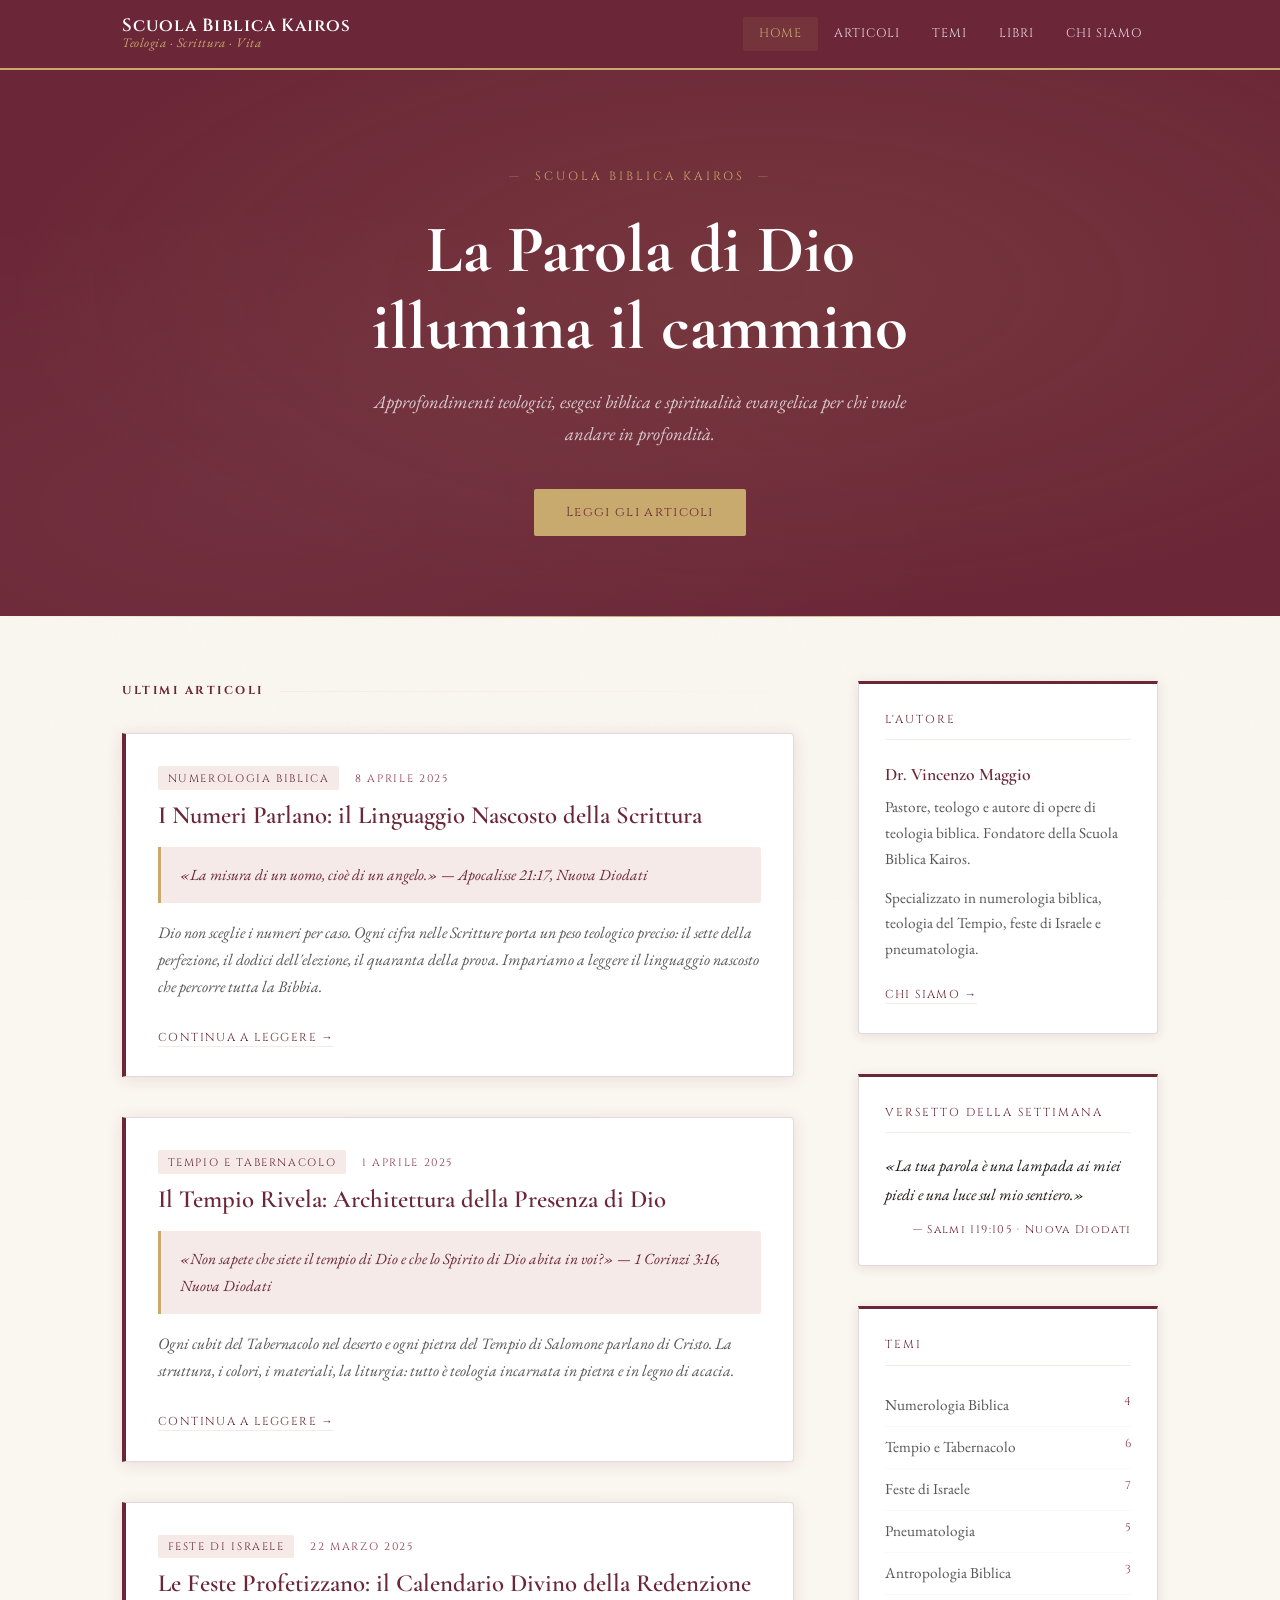
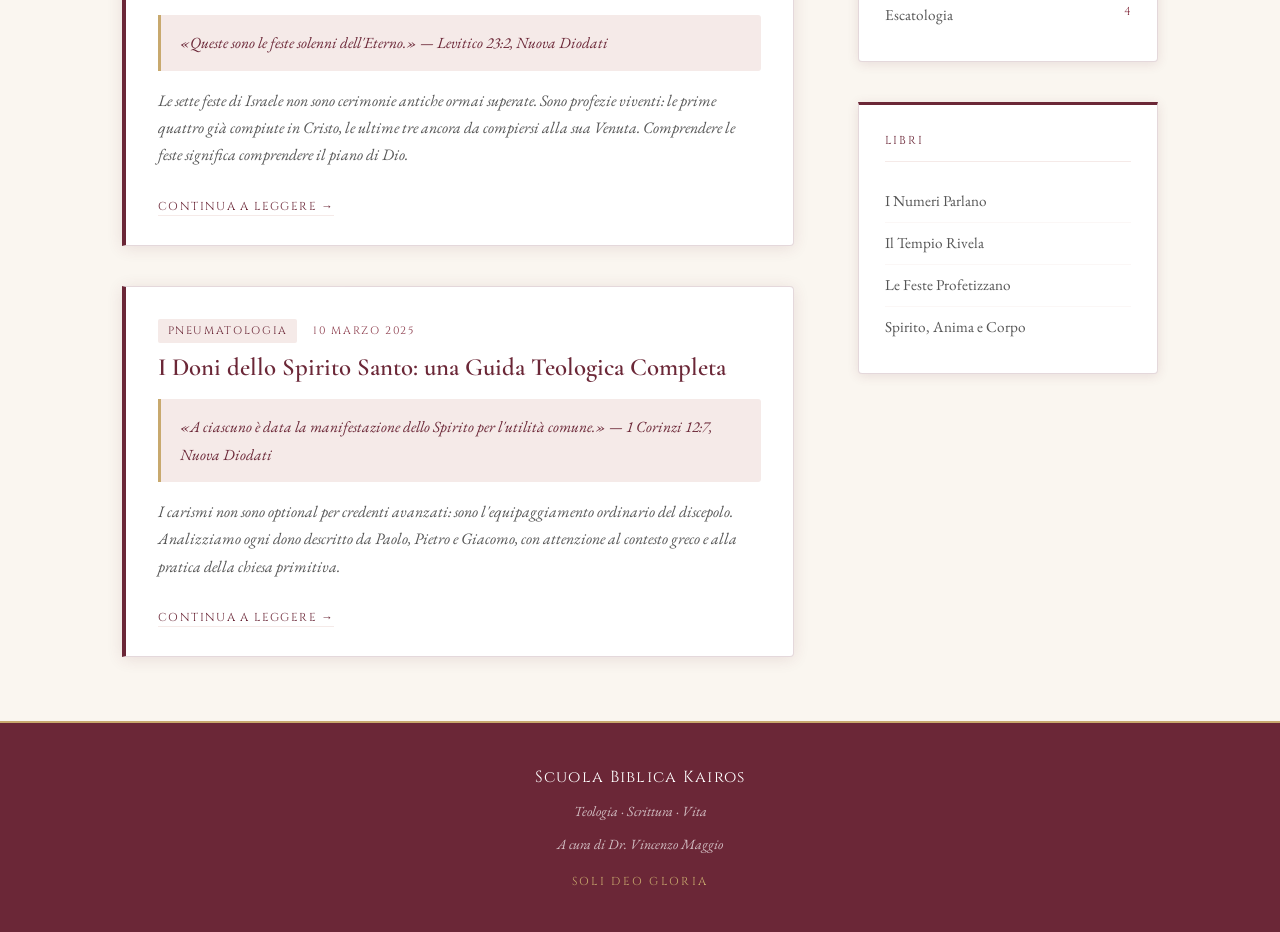
<file: index.html>
<!DOCTYPE html>
<html lang="it">
<head>
  <meta charset="UTF-8" />
  <meta name="viewport" content="width=device-width, initial-scale=1.0" />
  <title>Scuola Biblica Kairos – Teologia Biblica</title>
  <meta name="description" content="Articoli di teologia biblica, esegesi e spiritualità evangelica. A cura di Dr. Vincenzo Maggio." />
  <link rel="stylesheet" href="css/style.css" />
  <link rel="icon" href="data:image/svg+xml,<svg xmlns='http://www.w3.org/2000/svg' viewBox='0 0 100 100'><text y='.9em' font-size='90'>✝</text></svg>" />
</head>
<body>

  <!-- HEADER -->
  <header>
    <div class="nav-inner">
      <a href="index.html" class="site-logo">
        <span class="logo-main">Scuola Biblica Kairos</span>
        <span class="logo-sub">Teologia · Scrittura · Vita</span>
      </a>
      <nav id="main-nav">
        <a href="index.html" class="active">Home</a>
        <a href="articoli.html">Articoli</a>
        <a href="temi.html">Temi</a>
        <a href="libri.html">Libri</a>
        <a href="chi-siamo.html">Chi Siamo</a>
      </nav>
      <button class="hamburger" id="hamburger" aria-label="Menu">
        <span></span><span></span><span></span>
      </button>
    </div>
  </header>

  <!-- HERO -->
  <section class="hero">
    <div class="hero-ornament">Scuola Biblica Kairos</div>
    <h1>La Parola di Dio<br>illumina il cammino</h1>
    <p>Approfondimenti teologici, esegesi biblica e spiritualità evangelica per chi vuole andare in profondità.</p>
    <a href="articoli.html" class="hero-cta">Leggi gli articoli</a>
  </section>
  <div class="gold-divider"></div>

  <!-- MAIN CONTENT -->
  <main class="site-main">

    <!-- ARTICLES -->
    <section class="articles-section">
      <h2 class="section-title">Ultimi articoli</h2>
      <div class="articles-grid">

        <!-- Card 1 -->
        <article class="article-card">
          <div class="article-meta">
            <span class="tag">Numerologia Biblica</span>
            <span>8 Aprile 2025</span>
          </div>
          <h2><a href="articoli/i-numeri-parlano.html">I Numeri Parlano: il Linguaggio Nascosto della Scrittura</a></h2>
          <div class="verse-pullquote">
            «La misura di un uomo, cioè di un angelo.» <em>— Apocalisse 21:17, Nuova Diodati</em>
          </div>
          <p class="article-excerpt">Dio non sceglie i numeri per caso. Ogni cifra nelle Scritture porta un peso teologico preciso: il sette della perfezione, il dodici dell'elezione, il quaranta della prova. Impariamo a leggere il linguaggio nascosto che percorre tutta la Bibbia.</p>
          <a href="articoli/i-numeri-parlano.html" class="read-more">Continua a leggere →</a>
        </article>

        <!-- Card 2 -->
        <article class="article-card">
          <div class="article-meta">
            <span class="tag">Tempio e Tabernacolo</span>
            <span>1 Aprile 2025</span>
          </div>
          <h2><a href="articoli/il-tempio-rivela.html">Il Tempio Rivela: Architettura della Presenza di Dio</a></h2>
          <div class="verse-pullquote">
            «Non sapete che siete il tempio di Dio e che lo Spirito di Dio abita in voi?» <em>— 1 Corinzi 3:16, Nuova Diodati</em>
          </div>
          <p class="article-excerpt">Ogni cubit del Tabernacolo nel deserto e ogni pietra del Tempio di Salomone parlano di Cristo. La struttura, i colori, i materiali, la liturgia: tutto è teologia incarnata in pietra e in legno di acacia.</p>
          <a href="articoli/il-tempio-rivela.html" class="read-more">Continua a leggere →</a>
        </article>

        <!-- Card 3 -->
        <article class="article-card">
          <div class="article-meta">
            <span class="tag">Feste di Israele</span>
            <span>22 Marzo 2025</span>
          </div>
          <h2><a href="articoli/le-feste-profetizzano.html">Le Feste Profetizzano: il Calendario Divino della Redenzione</a></h2>
          <div class="verse-pullquote">
            «Queste sono le feste solenni dell'Eterno.» <em>— Levitico 23:2, Nuova Diodati</em>
          </div>
          <p class="article-excerpt">Le sette feste di Israele non sono cerimonie antiche ormai superate. Sono profezie viventi: le prime quattro già compiute in Cristo, le ultime tre ancora da compiersi alla sua Venuta. Comprendere le feste significa comprendere il piano di Dio.</p>
          <a href="articoli/le-feste-profetizzano.html" class="read-more">Continua a leggere →</a>
        </article>

        <!-- Card 4 -->
        <article class="article-card">
          <div class="article-meta">
            <span class="tag">Pneumatologia</span>
            <span>10 Marzo 2025</span>
          </div>
          <h2><a href="articoli/i-doni-dello-spirito.html">I Doni dello Spirito Santo: una Guida Teologica Completa</a></h2>
          <div class="verse-pullquote">
            «A ciascuno è data la manifestazione dello Spirito per l'utilità comune.» <em>— 1 Corinzi 12:7, Nuova Diodati</em>
          </div>
          <p class="article-excerpt">I carismi non sono optional per credenti avanzati: sono l'equipaggiamento ordinario del discepolo. Analizziamo ogni dono descritto da Paolo, Pietro e Giacomo, con attenzione al contesto greco e alla pratica della chiesa primitiva.</p>
          <a href="articoli/i-doni-dello-spirito.html" class="read-more">Continua a leggere →</a>
        </article>

      </div>
    </section>

    <!-- SIDEBAR -->
    <aside class="sidebar">

      <!-- About -->
      <div class="sidebar-widget about-widget">
        <div class="widget-title">L'Autore</div>
        <span class="author-name">Dr. Vincenzo Maggio</span>
        <p>Pastore, teologo e autore di opere di teologia biblica. Fondatore della Scuola Biblica Kairos.</p>
        <p>Specializzato in numerologia biblica, teologia del Tempio, feste di Israele e pneumatologia.</p>
        <a href="chi-siamo.html" class="read-more">Chi siamo →</a>
      </div>

      <!-- Verse of the week -->
      <div class="sidebar-widget">
        <div class="widget-title">Versetto della settimana</div>
        <div class="verse-widget">
          «La tua parola è una lampada ai miei piedi e una luce sul mio sentiero.»
          <span class="ref">— Salmi 119:105 · Nuova Diodati</span>
        </div>
      </div>

      <!-- Topics -->
      <div class="sidebar-widget">
        <div class="widget-title">Temi</div>
        <ul class="topics-list">
          <li><a href="temi.html#numerologia">Numerologia Biblica <span class="count">4</span></a></li>
          <li><a href="temi.html#tempio">Tempio e Tabernacolo <span class="count">6</span></a></li>
          <li><a href="temi.html#feste">Feste di Israele <span class="count">7</span></a></li>
          <li><a href="temi.html#pneumatologia">Pneumatologia <span class="count">5</span></a></li>
          <li><a href="temi.html#antropologia">Antropologia Biblica <span class="count">3</span></a></li>
          <li><a href="temi.html#escatologia">Escatologia <span class="count">4</span></a></li>
        </ul>
      </div>

      <!-- Books -->
      <div class="sidebar-widget">
        <div class="widget-title">Libri</div>
        <ul class="topics-list">
          <li><a href="libri.html">I Numeri Parlano</a></li>
          <li><a href="libri.html">Il Tempio Rivela</a></li>
          <li><a href="libri.html">Le Feste Profetizzano</a></li>
          <li><a href="libri.html">Spirito, Anima e Corpo</a></li>
        </ul>
      </div>

    </aside>
  </main>

  <!-- FOOTER -->
  <footer>
    <div class="footer-logo">Scuola Biblica Kairos</div>
    <p>Teologia · Scrittura · Vita</p>
    <p>A cura di Dr. Vincenzo Maggio</p>
    <div class="soli-deo">Soli Deo Gloria</div>
  </footer>

  <script src="js/main.js"></script>
</body>
</html>
</file>
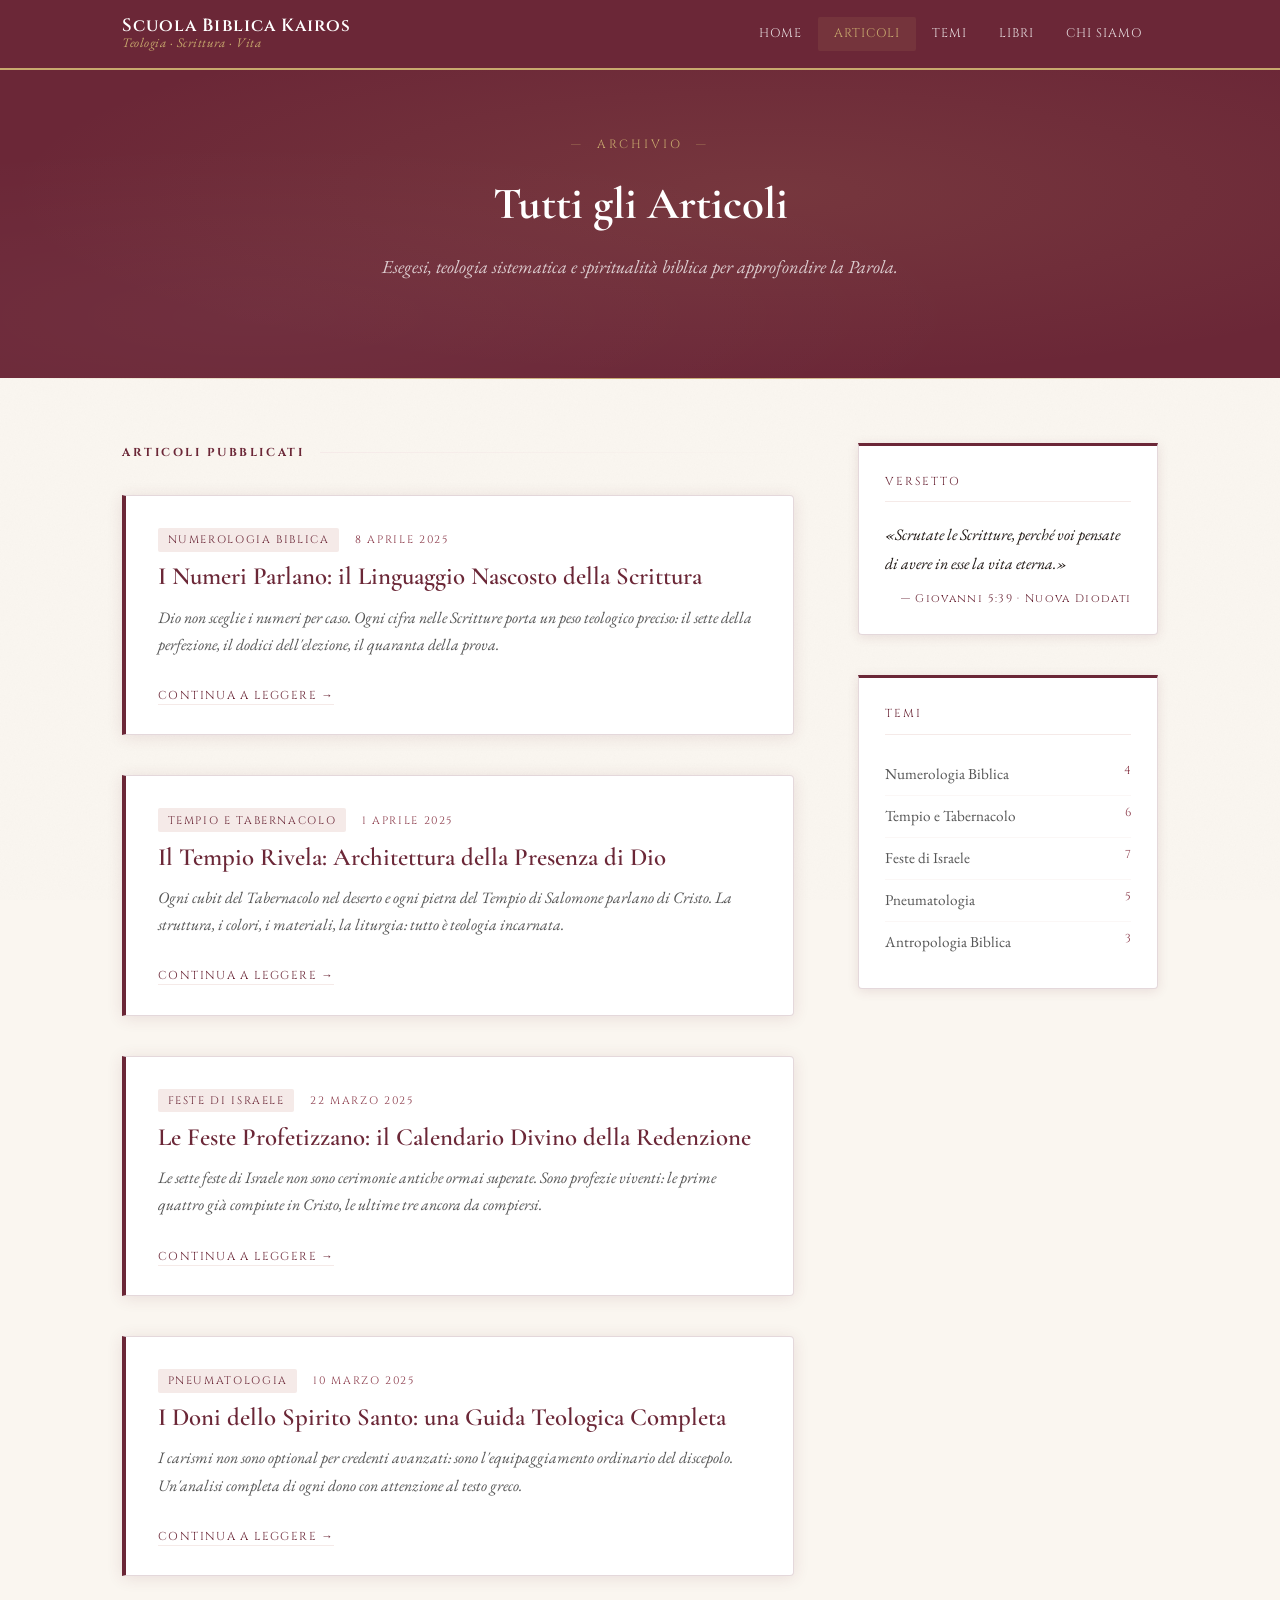
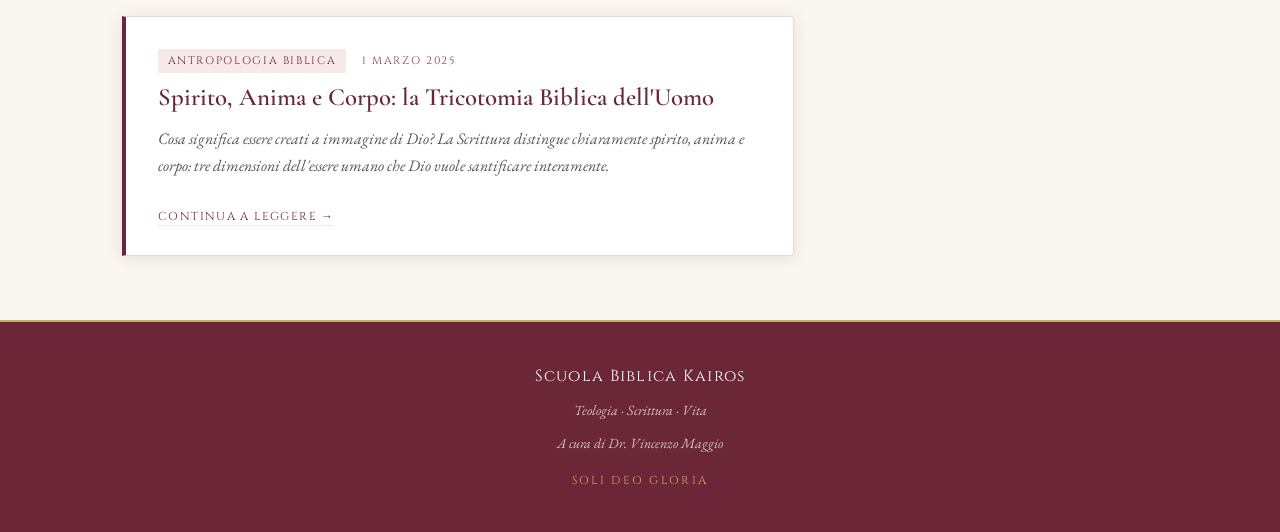
<file: articoli.html>
<!DOCTYPE html>
<html lang="it">
<head>
  <meta charset="UTF-8" />
  <meta name="viewport" content="width=device-width, initial-scale=1.0" />
  <title>Articoli – Scuola Biblica Kairos</title>
  <meta name="description" content="Tutti gli articoli di teologia biblica della Scuola Biblica Kairos." />
  <link rel="stylesheet" href="css/style.css" />
</head>
<body>

  <header>
    <div class="nav-inner">
      <a href="index.html" class="site-logo">
        <span class="logo-main">Scuola Biblica Kairos</span>
        <span class="logo-sub">Teologia · Scrittura · Vita</span>
      </a>
      <nav id="main-nav">
        <a href="index.html">Home</a>
        <a href="articoli.html" class="active">Articoli</a>
        <a href="temi.html">Temi</a>
        <a href="libri.html">Libri</a>
        <a href="chi-siamo.html">Chi Siamo</a>
      </nav>
      <button class="hamburger" id="hamburger" aria-label="Menu">
        <span></span><span></span><span></span>
      </button>
    </div>
  </header>

  <section class="hero" style="padding: 4rem 2rem 3.5rem;">
    <div class="hero-ornament">Archivio</div>
    <h1 style="font-size: clamp(1.8rem, 4vw, 2.8rem);">Tutti gli Articoli</h1>
    <p>Esegesi, teologia sistematica e spiritualità biblica per approfondire la Parola.</p>
  </section>
  <div class="gold-divider"></div>

  <main class="site-main">
    <section class="articles-section">
      <h2 class="section-title">Articoli pubblicati</h2>
      <div class="articles-grid">

        <article class="article-card">
          <div class="article-meta">
            <span class="tag">Numerologia Biblica</span>
            <span>8 Aprile 2025</span>
          </div>
          <h2><a href="articoli/i-numeri-parlano.html">I Numeri Parlano: il Linguaggio Nascosto della Scrittura</a></h2>
          <p class="article-excerpt">Dio non sceglie i numeri per caso. Ogni cifra nelle Scritture porta un peso teologico preciso: il sette della perfezione, il dodici dell'elezione, il quaranta della prova.</p>
          <a href="articoli/i-numeri-parlano.html" class="read-more">Continua a leggere →</a>
        </article>

        <article class="article-card">
          <div class="article-meta">
            <span class="tag">Tempio e Tabernacolo</span>
            <span>1 Aprile 2025</span>
          </div>
          <h2><a href="articoli/il-tempio-rivela.html">Il Tempio Rivela: Architettura della Presenza di Dio</a></h2>
          <p class="article-excerpt">Ogni cubit del Tabernacolo nel deserto e ogni pietra del Tempio di Salomone parlano di Cristo. La struttura, i colori, i materiali, la liturgia: tutto è teologia incarnata.</p>
          <a href="articoli/il-tempio-rivela.html" class="read-more">Continua a leggere →</a>
        </article>

        <article class="article-card">
          <div class="article-meta">
            <span class="tag">Feste di Israele</span>
            <span>22 Marzo 2025</span>
          </div>
          <h2><a href="articoli/le-feste-profetizzano.html">Le Feste Profetizzano: il Calendario Divino della Redenzione</a></h2>
          <p class="article-excerpt">Le sette feste di Israele non sono cerimonie antiche ormai superate. Sono profezie viventi: le prime quattro già compiute in Cristo, le ultime tre ancora da compiersi.</p>
          <a href="articoli/le-feste-profetizzano.html" class="read-more">Continua a leggere →</a>
        </article>

        <article class="article-card">
          <div class="article-meta">
            <span class="tag">Pneumatologia</span>
            <span>10 Marzo 2025</span>
          </div>
          <h2><a href="articoli/i-doni-dello-spirito.html">I Doni dello Spirito Santo: una Guida Teologica Completa</a></h2>
          <p class="article-excerpt">I carismi non sono optional per credenti avanzati: sono l'equipaggiamento ordinario del discepolo. Un'analisi completa di ogni dono con attenzione al testo greco.</p>
          <a href="articoli/i-doni-dello-spirito.html" class="read-more">Continua a leggere →</a>
        </article>

        <article class="article-card">
          <div class="article-meta">
            <span class="tag">Antropologia Biblica</span>
            <span>1 Marzo 2025</span>
          </div>
          <h2><a href="articoli/spirito-anima-corpo.html">Spirito, Anima e Corpo: la Tricotomia Biblica dell'Uomo</a></h2>
          <p class="article-excerpt">Cosa significa essere creati a immagine di Dio? La Scrittura distingue chiaramente spirito, anima e corpo: tre dimensioni dell'essere umano che Dio vuole santificare interamente.</p>
          <a href="articoli/spirito-anima-corpo.html" class="read-more">Continua a leggere →</a>
        </article>

      </div>
    </section>

    <aside class="sidebar">
      <div class="sidebar-widget">
        <div class="widget-title">Versetto</div>
        <div class="verse-widget">
          «Scrutate le Scritture, perché voi pensate di avere in esse la vita eterna.»
          <span class="ref">— Giovanni 5:39 · Nuova Diodati</span>
        </div>
      </div>
      <div class="sidebar-widget">
        <div class="widget-title">Temi</div>
        <ul class="topics-list">
          <li><a href="temi.html#numerologia">Numerologia Biblica <span class="count">4</span></a></li>
          <li><a href="temi.html#tempio">Tempio e Tabernacolo <span class="count">6</span></a></li>
          <li><a href="temi.html#feste">Feste di Israele <span class="count">7</span></a></li>
          <li><a href="temi.html#pneumatologia">Pneumatologia <span class="count">5</span></a></li>
          <li><a href="temi.html#antropologia">Antropologia Biblica <span class="count">3</span></a></li>
        </ul>
      </div>
    </aside>
  </main>

  <footer>
    <div class="footer-logo">Scuola Biblica Kairos</div>
    <p>Teologia · Scrittura · Vita</p>
    <p>A cura di Dr. Vincenzo Maggio</p>
    <div class="soli-deo">Soli Deo Gloria</div>
  </footer>

  <script src="js/main.js"></script>
</body>
</html>
</file>
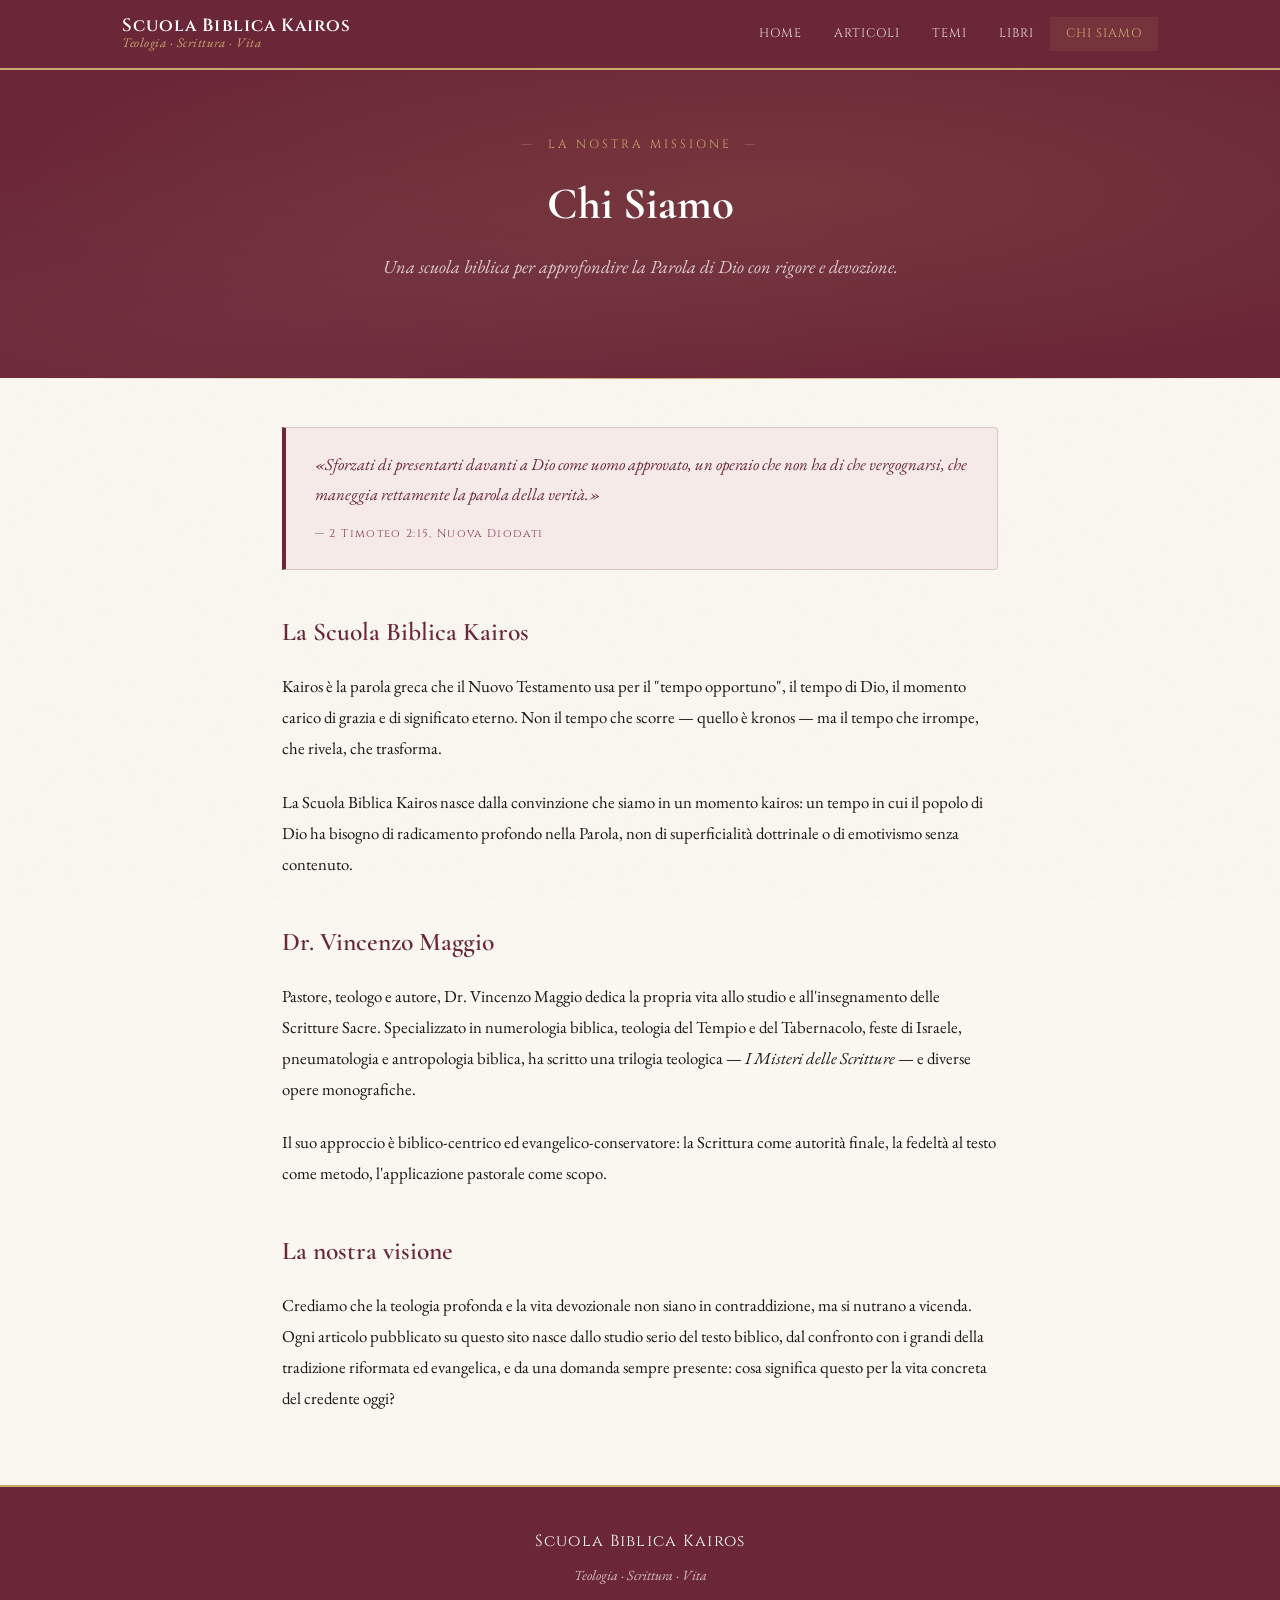
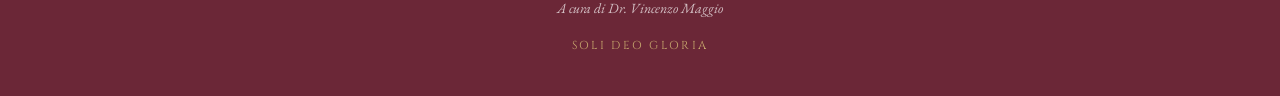
<file: chi-siamo.html>
<!DOCTYPE html>
<html lang="it">
<head>
  <meta charset="UTF-8" />
  <meta name="viewport" content="width=device-width, initial-scale=1.0" />
  <title>Chi Siamo – Scuola Biblica Kairos</title>
  <link rel="stylesheet" href="css/style.css" />
</head>
<body>

  <header>
    <div class="nav-inner">
      <a href="index.html" class="site-logo">
        <span class="logo-main">Scuola Biblica Kairos</span>
        <span class="logo-sub">Teologia · Scrittura · Vita</span>
      </a>
      <nav id="main-nav">
        <a href="index.html">Home</a>
        <a href="articoli.html">Articoli</a>
        <a href="temi.html">Temi</a>
        <a href="libri.html">Libri</a>
        <a href="chi-siamo.html" class="active">Chi Siamo</a>
      </nav>
      <button class="hamburger" id="hamburger" aria-label="Menu">
        <span></span><span></span><span></span>
      </button>
    </div>
  </header>

  <section class="hero" style="padding: 4rem 2rem 3.5rem;">
    <div class="hero-ornament">La nostra missione</div>
    <h1 style="font-size: clamp(1.8rem, 4vw, 2.8rem);">Chi Siamo</h1>
    <p>Una scuola biblica per approfondire la Parola di Dio con rigore e devozione.</p>
  </section>
  <div class="gold-divider"></div>

  <article class="article-page">
    <div class="opening-verse">
      <p>«Sforzati di presentarti davanti a Dio come uomo approvato, un operaio che non ha di che vergognarsi, che maneggia rettamente la parola della verità.»</p>
      <span class="ref">— 2 Timoteo 2:15, Nuova Diodati</span>
    </div>

    <div class="article-body">
      <h2>La Scuola Biblica Kairos</h2>
      <p>Kairos è la parola greca che il Nuovo Testamento usa per il "tempo opportuno", il tempo di Dio, il momento carico di grazia e di significato eterno. Non il tempo che scorre — quello è kronos — ma il tempo che irrompe, che rivela, che trasforma.</p>
      <p>La Scuola Biblica Kairos nasce dalla convinzione che siamo in un momento kairos: un tempo in cui il popolo di Dio ha bisogno di radicamento profondo nella Parola, non di superficialità dottrinale o di emotivismo senza contenuto.</p>

      <h2>Dr. Vincenzo Maggio</h2>
      <p>Pastore, teologo e autore, Dr. Vincenzo Maggio dedica la propria vita allo studio e all'insegnamento delle Scritture Sacre. Specializzato in numerologia biblica, teologia del Tempio e del Tabernacolo, feste di Israele, pneumatologia e antropologia biblica, ha scritto una trilogia teologica — <em>I Misteri delle Scritture</em> — e diverse opere monografiche.</p>
      <p>Il suo approccio è biblico-centrico ed evangelico-conservatore: la Scrittura come autorità finale, la fedeltà al testo come metodo, l'applicazione pastorale come scopo.</p>

      <h2>La nostra visione</h2>
      <p>Crediamo che la teologia profonda e la vita devozionale non siano in contraddizione, ma si nutrano a vicenda. Ogni articolo pubblicato su questo sito nasce dallo studio serio del testo biblico, dal confronto con i grandi della tradizione riformata ed evangelica, e da una domanda sempre presente: cosa significa questo per la vita concreta del credente oggi?</p>
    </div>
  </article>

  <footer>
    <div class="footer-logo">Scuola Biblica Kairos</div>
    <p>Teologia · Scrittura · Vita</p>
    <p>A cura di Dr. Vincenzo Maggio</p>
    <div class="soli-deo">Soli Deo Gloria</div>
  </footer>

  <script src="js/main.js"></script>
</body>
</html>
</file>
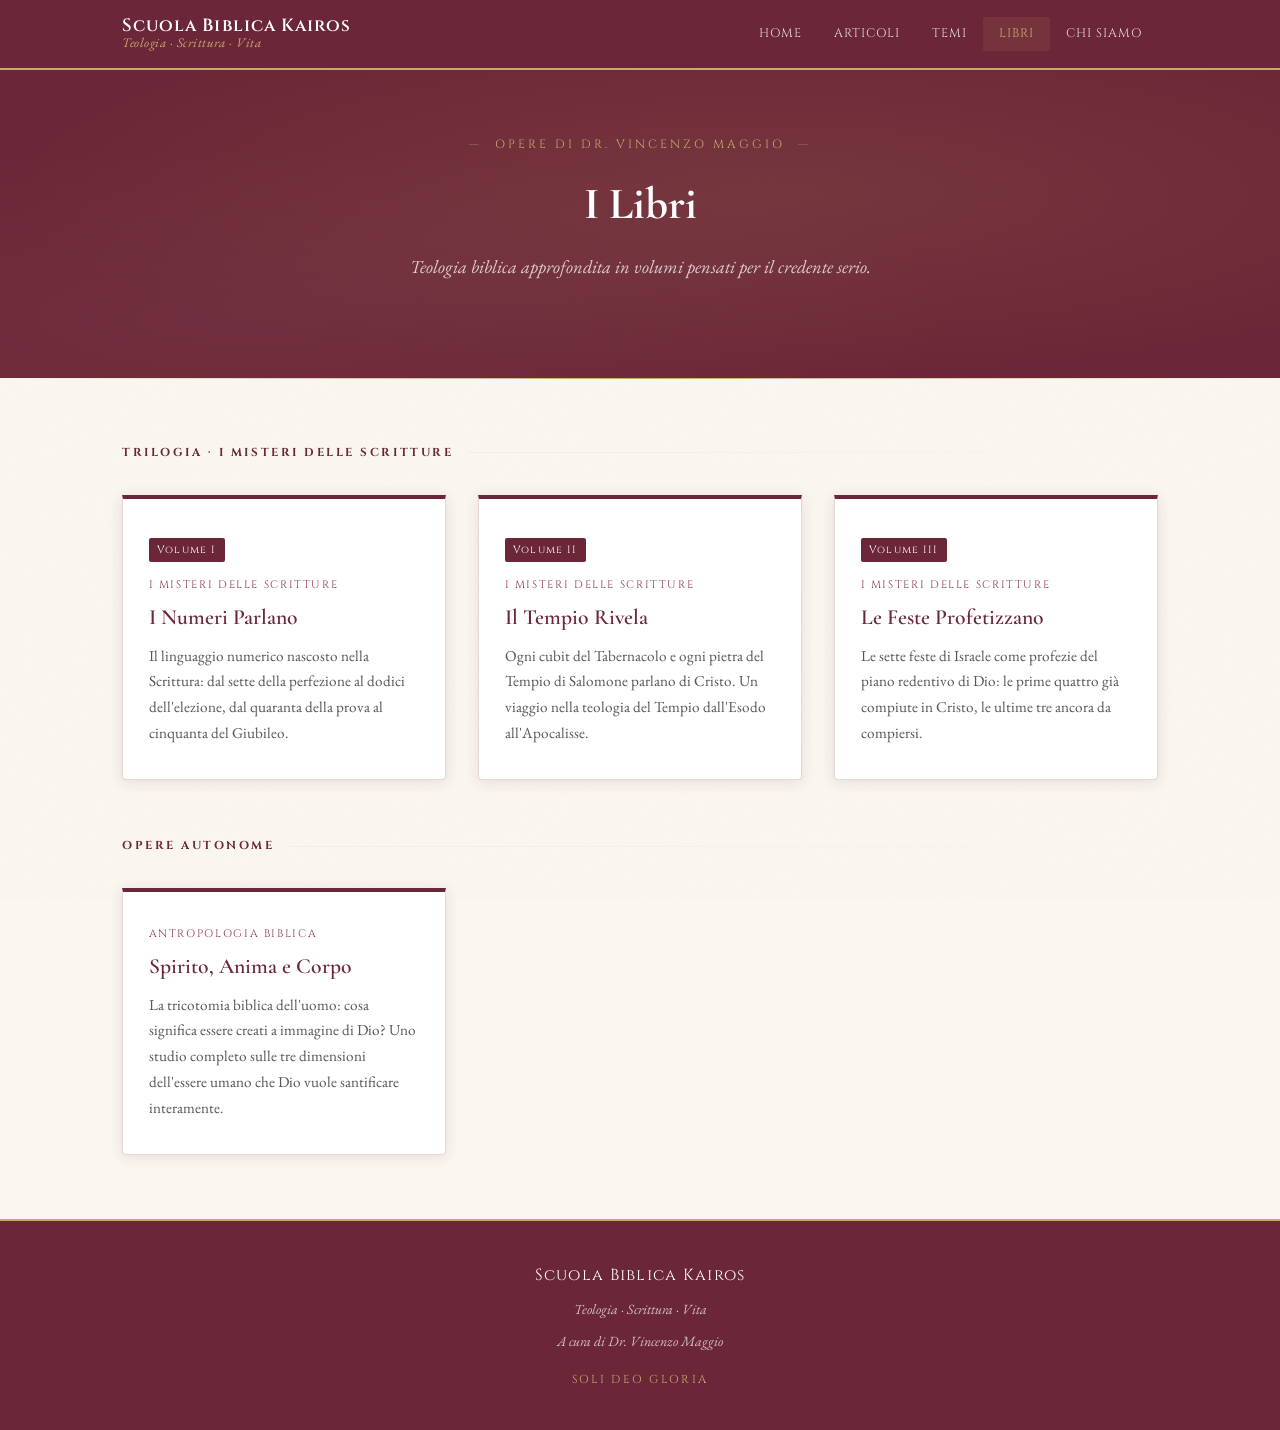
<file: libri.html>
<!DOCTYPE html>
<html lang="it">
<head>
  <meta charset="UTF-8" />
  <meta name="viewport" content="width=device-width, initial-scale=1.0" />
  <title>Libri – Scuola Biblica Kairos</title>
  <link rel="stylesheet" href="css/style.css" />
  <style>
    .books-grid { display: grid; grid-template-columns: repeat(auto-fill, minmax(260px, 1fr)); gap: 2rem; }
    .book-card {
      background: var(--white); border: 1px solid var(--border);
      border-top: 4px solid var(--bordeaux);
      padding: 2rem 1.6rem;
      box-shadow: 0 2px 14px var(--shadow);
      border-radius: 0 0 4px 4px;
      transition: transform 0.2s, box-shadow 0.2s;
    }
    .book-card:hover { transform: translateY(-4px); box-shadow: 0 6px 24px var(--shadow); }
    .book-series {
      font-family: 'Cinzel', serif; font-size: 0.68rem;
      letter-spacing: 0.15em; text-transform: uppercase;
      color: var(--bordeaux-mid); margin-bottom: 0.6rem;
    }
    .book-card h2 {
      font-family: 'Cormorant Garamond', serif;
      font-size: 1.35rem; font-weight: 600;
      color: var(--bordeaux); line-height: 1.25; margin-bottom: 0.8rem;
    }
    .book-card p { font-size: 0.95rem; color: var(--gray); line-height: 1.7; }
    .book-num {
      display: inline-block;
      background: var(--bordeaux); color: var(--white);
      font-family: 'Cinzel', serif; font-size: 0.65rem;
      letter-spacing: 0.1em; padding: 0.2rem 0.55rem;
      border-radius: 2px; margin-bottom: 0.8rem;
    }
  </style>
</head>
<body>

  <header>
    <div class="nav-inner">
      <a href="index.html" class="site-logo">
        <span class="logo-main">Scuola Biblica Kairos</span>
        <span class="logo-sub">Teologia · Scrittura · Vita</span>
      </a>
      <nav id="main-nav">
        <a href="index.html">Home</a>
        <a href="articoli.html">Articoli</a>
        <a href="temi.html">Temi</a>
        <a href="libri.html" class="active">Libri</a>
        <a href="chi-siamo.html">Chi Siamo</a>
      </nav>
      <button class="hamburger" id="hamburger" aria-label="Menu">
        <span></span><span></span><span></span>
      </button>
    </div>
  </header>

  <section class="hero" style="padding: 4rem 2rem 3.5rem;">
    <div class="hero-ornament">Opere di Dr. Vincenzo Maggio</div>
    <h1 style="font-size: clamp(1.8rem, 4vw, 2.8rem);">I Libri</h1>
    <p>Teologia biblica approfondita in volumi pensati per il credente serio.</p>
  </section>
  <div class="gold-divider"></div>

  <main style="max-width: 1100px; margin: 0 auto; padding: 4rem 2rem; position: relative; z-index: 1;">
    <h2 class="section-title">Trilogia · I Misteri delle Scritture</h2>
    <div class="books-grid" style="margin-bottom: 3.5rem;">
      <div class="book-card">
        <span class="book-num">Volume I</span>
        <div class="book-series">I Misteri delle Scritture</div>
        <h2>I Numeri Parlano</h2>
        <p>Il linguaggio numerico nascosto nella Scrittura: dal sette della perfezione al dodici dell'elezione, dal quaranta della prova al cinquanta del Giubileo.</p>
      </div>
      <div class="book-card">
        <span class="book-num">Volume II</span>
        <div class="book-series">I Misteri delle Scritture</div>
        <h2>Il Tempio Rivela</h2>
        <p>Ogni cubit del Tabernacolo e ogni pietra del Tempio di Salomone parlano di Cristo. Un viaggio nella teologia del Tempio dall'Esodo all'Apocalisse.</p>
      </div>
      <div class="book-card">
        <span class="book-num">Volume III</span>
        <div class="book-series">I Misteri delle Scritture</div>
        <h2>Le Feste Profetizzano</h2>
        <p>Le sette feste di Israele come profezie del piano redentivo di Dio: le prime quattro già compiute in Cristo, le ultime tre ancora da compiersi.</p>
      </div>
    </div>

    <h2 class="section-title">Opere Autonome</h2>
    <div class="books-grid">
      <div class="book-card">
        <div class="book-series">Antropologia Biblica</div>
        <h2>Spirito, Anima e Corpo</h2>
        <p>La tricotomia biblica dell'uomo: cosa significa essere creati a immagine di Dio? Uno studio completo sulle tre dimensioni dell'essere umano che Dio vuole santificare interamente.</p>
      </div>
    </div>
  </main>

  <footer>
    <div class="footer-logo">Scuola Biblica Kairos</div>
    <p>Teologia · Scrittura · Vita</p>
    <p>A cura di Dr. Vincenzo Maggio</p>
    <div class="soli-deo">Soli Deo Gloria</div>
  </footer>

  <script src="js/main.js"></script>
</body>
</html>
</file>
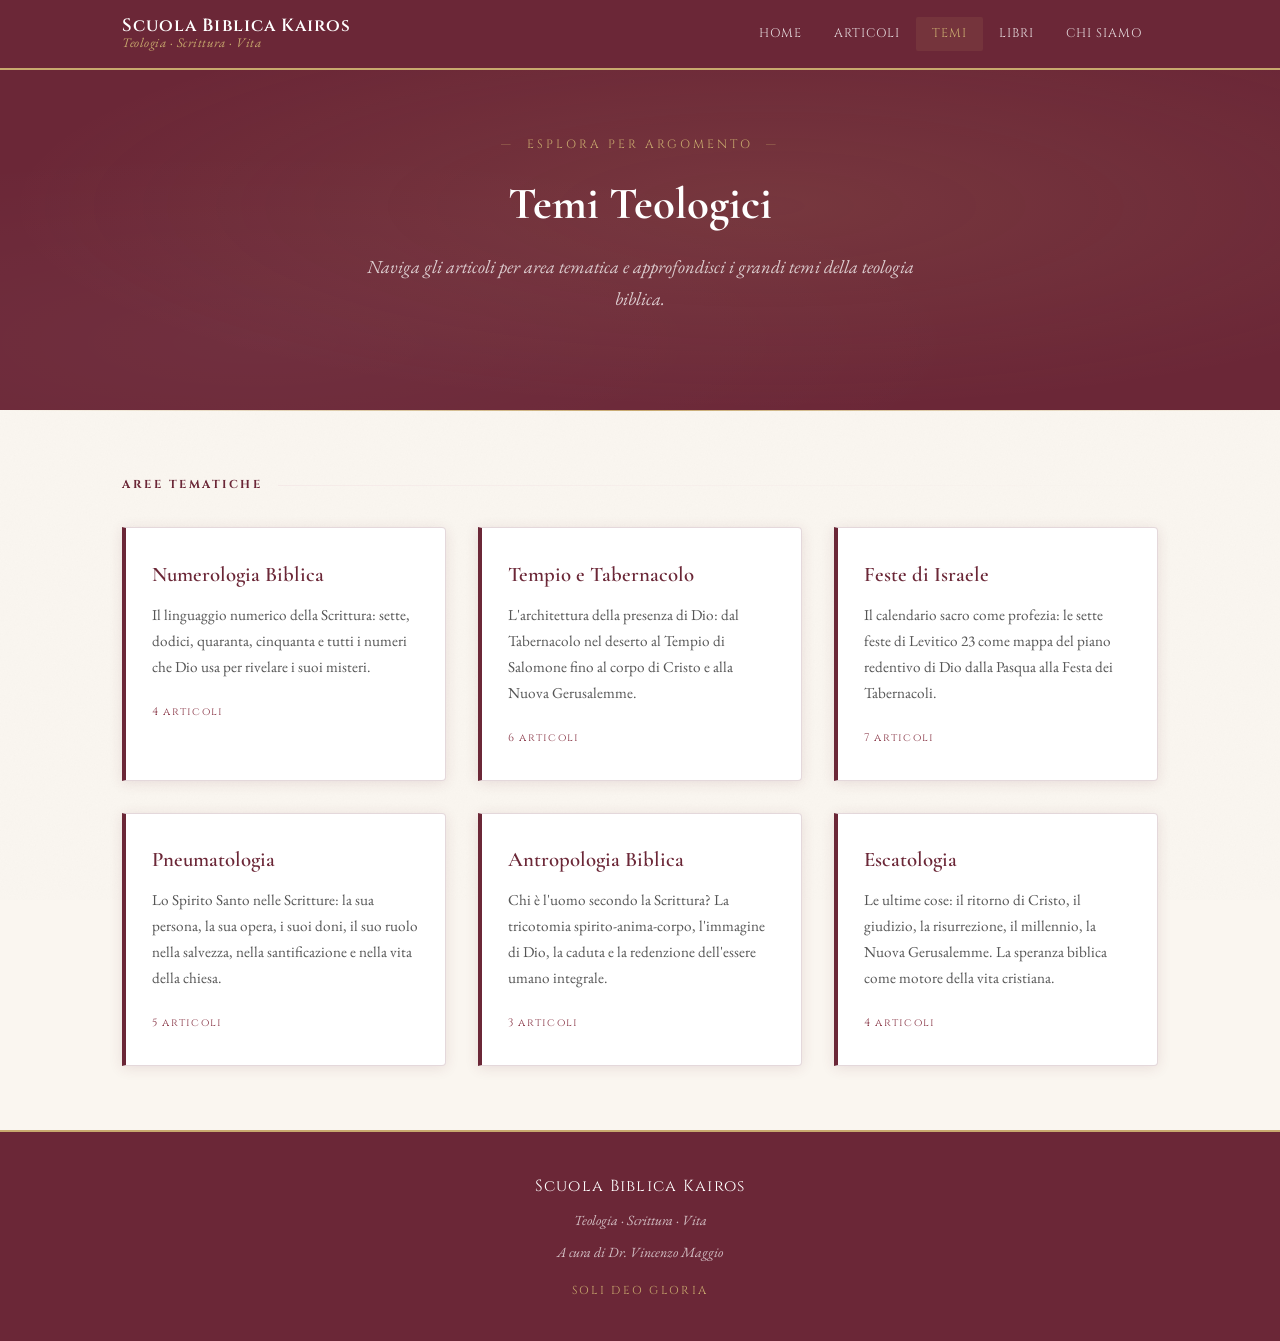
<file: temi.html>
<!DOCTYPE html>
<html lang="it">
<head>
  <meta charset="UTF-8" />
  <meta name="viewport" content="width=device-width, initial-scale=1.0" />
  <title>Temi – Scuola Biblica Kairos</title>
  <link rel="stylesheet" href="css/style.css" />
  <style>
    .temi-grid { display: grid; grid-template-columns: repeat(auto-fill, minmax(300px, 1fr)); gap: 2rem; }
    .tema-card {
      background: var(--white); border: 1px solid var(--border);
      border-left: 4px solid var(--bordeaux);
      padding: 1.8rem 1.6rem;
      box-shadow: 0 2px 14px var(--shadow);
      border-radius: 0 4px 4px 0;
    }
    .tema-card h2 {
      font-family: 'Cormorant Garamond', serif;
      font-size: 1.3rem; font-weight: 600;
      color: var(--bordeaux); margin-bottom: 0.6rem;
    }
    .tema-card p { font-size: 0.95rem; color: var(--gray); line-height: 1.7; margin-bottom: 0.8rem; }
    .tema-count {
      font-family: 'Cinzel', serif; font-size: 0.68rem;
      letter-spacing: 0.12em; color: var(--bordeaux-mid);
    }
  </style>
</head>
<body>

  <header>
    <div class="nav-inner">
      <a href="index.html" class="site-logo">
        <span class="logo-main">Scuola Biblica Kairos</span>
        <span class="logo-sub">Teologia · Scrittura · Vita</span>
      </a>
      <nav id="main-nav">
        <a href="index.html">Home</a>
        <a href="articoli.html">Articoli</a>
        <a href="temi.html" class="active">Temi</a>
        <a href="libri.html">Libri</a>
        <a href="chi-siamo.html">Chi Siamo</a>
      </nav>
      <button class="hamburger" id="hamburger" aria-label="Menu">
        <span></span><span></span><span></span>
      </button>
    </div>
  </header>

  <section class="hero" style="padding: 4rem 2rem 3.5rem;">
    <div class="hero-ornament">Esplora per argomento</div>
    <h1 style="font-size: clamp(1.8rem, 4vw, 2.8rem);">Temi Teologici</h1>
    <p>Naviga gli articoli per area tematica e approfondisci i grandi temi della teologia biblica.</p>
  </section>
  <div class="gold-divider"></div>

  <main style="max-width: 1100px; margin: 0 auto; padding: 4rem 2rem; position: relative; z-index: 1;">
    <h2 class="section-title">Aree tematiche</h2>
    <div class="temi-grid">
      <div class="tema-card" id="numerologia">
        <h2>Numerologia Biblica</h2>
        <p>Il linguaggio numerico della Scrittura: sette, dodici, quaranta, cinquanta e tutti i numeri che Dio usa per rivelare i suoi misteri.</p>
        <span class="tema-count">4 articoli</span>
      </div>
      <div class="tema-card" id="tempio">
        <h2>Tempio e Tabernacolo</h2>
        <p>L'architettura della presenza di Dio: dal Tabernacolo nel deserto al Tempio di Salomone fino al corpo di Cristo e alla Nuova Gerusalemme.</p>
        <span class="tema-count">6 articoli</span>
      </div>
      <div class="tema-card" id="feste">
        <h2>Feste di Israele</h2>
        <p>Il calendario sacro come profezia: le sette feste di Levitico 23 come mappa del piano redentivo di Dio dalla Pasqua alla Festa dei Tabernacoli.</p>
        <span class="tema-count">7 articoli</span>
      </div>
      <div class="tema-card" id="pneumatologia">
        <h2>Pneumatologia</h2>
        <p>Lo Spirito Santo nelle Scritture: la sua persona, la sua opera, i suoi doni, il suo ruolo nella salvezza, nella santificazione e nella vita della chiesa.</p>
        <span class="tema-count">5 articoli</span>
      </div>
      <div class="tema-card" id="antropologia">
        <h2>Antropologia Biblica</h2>
        <p>Chi è l'uomo secondo la Scrittura? La tricotomia spirito-anima-corpo, l'immagine di Dio, la caduta e la redenzione dell'essere umano integrale.</p>
        <span class="tema-count">3 articoli</span>
      </div>
      <div class="tema-card" id="escatologia">
        <h2>Escatologia</h2>
        <p>Le ultime cose: il ritorno di Cristo, il giudizio, la risurrezione, il millennio, la Nuova Gerusalemme. La speranza biblica come motore della vita cristiana.</p>
        <span class="tema-count">4 articoli</span>
      </div>
    </div>
  </main>

  <footer>
    <div class="footer-logo">Scuola Biblica Kairos</div>
    <p>Teologia · Scrittura · Vita</p>
    <p>A cura di Dr. Vincenzo Maggio</p>
    <div class="soli-deo">Soli Deo Gloria</div>
  </footer>

  <script src="js/main.js"></script>
</body>
</html>
</file>
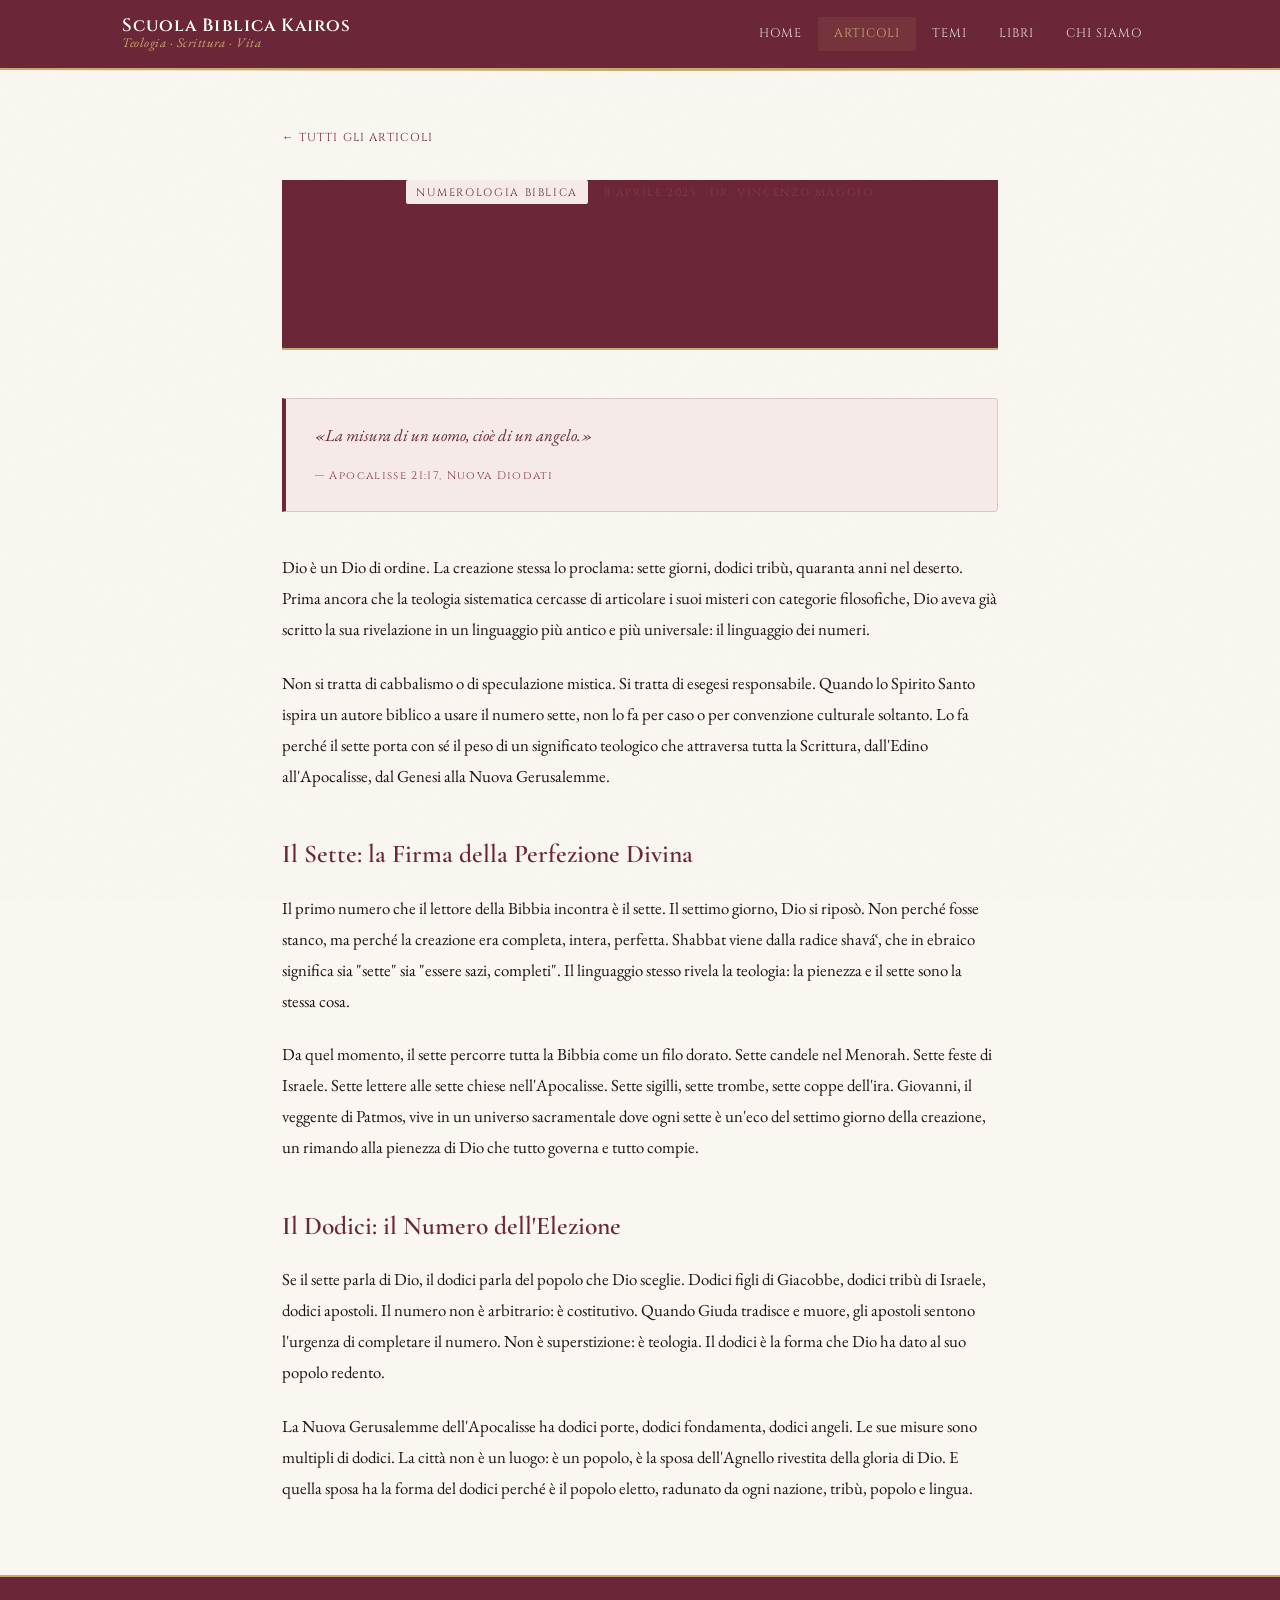
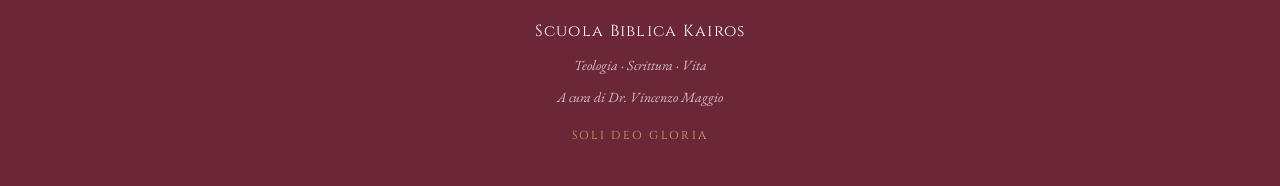
<file: articoli/i-numeri-parlano.html>
<!DOCTYPE html>
<html lang="it">
<head>
  <meta charset="UTF-8" />
  <meta name="viewport" content="width=device-width, initial-scale=1.0" />
  <title>I Numeri Parlano – Scuola Biblica Kairos</title>
  <meta name="description" content="I numeri nella Scrittura non sono casuali: portano un peso teologico preciso. Un'esegesi completa del linguaggio numerico della Bibbia." />
  <link rel="stylesheet" href="../css/style.css" />
</head>
<body>

  <header>
    <div class="nav-inner">
      <a href="../index.html" class="site-logo">
        <span class="logo-main">Scuola Biblica Kairos</span>
        <span class="logo-sub">Teologia · Scrittura · Vita</span>
      </a>
      <nav id="main-nav">
        <a href="../index.html">Home</a>
        <a href="../articoli.html" class="active">Articoli</a>
        <a href="../temi.html">Temi</a>
        <a href="../libri.html">Libri</a>
        <a href="../chi-siamo.html">Chi Siamo</a>
      </nav>
      <button class="hamburger" id="hamburger" aria-label="Menu">
        <span></span><span></span><span></span>
      </button>
    </div>
  </header>

  <div class="gold-divider"></div>

  <article class="article-page">
    <a href="../articoli.html" class="back-link">← Tutti gli articoli</a>

    <header class="article-header">
      <div class="article-meta" style="justify-content:center; margin-bottom:1rem;">
        <span class="tag">Numerologia Biblica</span>
        <span>8 Aprile 2025 · Dr. Vincenzo Maggio</span>
      </div>
      <h1>I Numeri Parlano:<br>il Linguaggio Nascosto della Scrittura</h1>
    </header>

    <div class="opening-verse">
      <p>«La misura di un uomo, cioè di un angelo.»</p>
      <span class="ref">— Apocalisse 21:17, Nuova Diodati</span>
    </div>

    <div class="article-body">
      <p>Dio è un Dio di ordine. La creazione stessa lo proclama: sette giorni, dodici tribù, quaranta anni nel deserto. Prima ancora che la teologia sistematica cercasse di articolare i suoi misteri con categorie filosofiche, Dio aveva già scritto la sua rivelazione in un linguaggio più antico e più universale: il linguaggio dei numeri.</p>

      <p>Non si tratta di cabbalismo o di speculazione mistica. Si tratta di esegesi responsabile. Quando lo Spirito Santo ispira un autore biblico a usare il numero sette, non lo fa per caso o per convenzione culturale soltanto. Lo fa perché il sette porta con sé il peso di un significato teologico che attraversa tutta la Scrittura, dall'Edino all'Apocalisse, dal Genesi alla Nuova Gerusalemme.</p>

      <h2>Il Sette: la Firma della Perfezione Divina</h2>

      <p>Il primo numero che il lettore della Bibbia incontra è il sette. Il settimo giorno, Dio si riposò. Non perché fosse stanco, ma perché la creazione era completa, intera, perfetta. Shabbat viene dalla radice shaváʿ, che in ebraico significa sia "sette" sia "essere sazi, completi". Il linguaggio stesso rivela la teologia: la pienezza e il sette sono la stessa cosa.</p>

      <p>Da quel momento, il sette percorre tutta la Bibbia come un filo dorato. Sette candele nel Menorah. Sette feste di Israele. Sette lettere alle sette chiese nell'Apocalisse. Sette sigilli, sette trombe, sette coppe dell'ira. Giovanni, il veggente di Patmos, vive in un universo sacramentale dove ogni sette è un'eco del settimo giorno della creazione, un rimando alla pienezza di Dio che tutto governa e tutto compie.</p>

      <h2>Il Dodici: il Numero dell'Elezione</h2>

      <p>Se il sette parla di Dio, il dodici parla del popolo che Dio sceglie. Dodici figli di Giacobbe, dodici tribù di Israele, dodici apostoli. Il numero non è arbitrario: è costitutivo. Quando Giuda tradisce e muore, gli apostoli sentono l'urgenza di completare il numero. Non è superstizione: è teologia. Il dodici è la forma che Dio ha dato al suo popolo redento.</p>

      <p>La Nuova Gerusalemme dell'Apocalisse ha dodici porte, dodici fondamenta, dodici angeli. Le sue misure sono multipli di dodici. La città non è un luogo: è un popolo, è la sposa dell'Agnello rivestita della gloria di Dio. E quella sposa ha la forma del dodici perché è il popolo eletto, radunato da ogni nazione, tribù, popolo e lingua.</p>
    </div>
  </article>

  <footer>
    <div class="footer-logo">Scuola Biblica Kairos</div>
    <p>Teologia · Scrittura · Vita</p>
    <p>A cura di Dr. Vincenzo Maggio</p>
    <div class="soli-deo">Soli Deo Gloria</div>
  </footer>

  <script src="../js/main.js"></script>
</body>
</html>
</file>
<file: css/style.css>
@import url('https://fonts.googleapis.com/css2?family=Cormorant+Garamond:ital,wght@0,400;0,600;0,700;1,400;1,600&family=EB+Garamond:ital,wght@0,400;0,500;1,400&family=Cinzel:wght@400;600&display=swap');

:root {
  --bordeaux:     #6B2737;
  --bordeaux-mid: #8B3A4A;
  --bordeaux-pale:#F5EAE8;
  --bordeaux-soft:#FBF7F6;
  --ink:          #1C1410;
  --gray:         #555555;
  --gold:         #C8A96E;
  --parchment:    #FAF6F0;
  --white:        #FFFFFF;
  --border:       rgba(107,39,55,0.18);
  --shadow:       rgba(107,39,55,0.12);
}

*, *::before, *::after { box-sizing: border-box; margin: 0; padding: 0; }

html { scroll-behavior: smooth; }

body {
  font-family: 'EB Garamond', Georgia, serif;
  font-size: 18px;
  color: var(--ink);
  background: var(--parchment);
  line-height: 1.75;
  overflow-x: hidden;
}

/* ─── TEXTURE OVERLAY ─── */
body::before {
  content: '';
  position: fixed; inset: 0;
  background-image: url("data:image/svg+xml,%3Csvg xmlns='http://www.w3.org/2000/svg' width='300' height='300'%3E%3Cfilter id='noise'%3E%3CfeTurbulence type='fractalNoise' baseFrequency='0.65' numOctaves='3' stitchTiles='stitch'/%3E%3CfeColorMatrix type='saturate' values='0'/%3E%3C/filter%3E%3Crect width='300' height='300' filter='url(%23noise)' opacity='0.03'/%3E%3C/svg%3E");
  pointer-events: none; z-index: 0;
}

/* ─── HEADER / NAVBAR ─── */
header {
  position: sticky; top: 0; z-index: 100;
  background: var(--bordeaux);
  border-bottom: 2px solid var(--gold);
}

.nav-inner {
  max-width: 1100px; margin: 0 auto;
  padding: 0 2rem;
  display: flex; align-items: center; justify-content: space-between;
  height: 68px;
}

.site-logo {
  display: flex; flex-direction: column; line-height: 1.1;
  text-decoration: none;
}
.site-logo .logo-main {
  font-family: 'Cinzel', serif;
  font-size: 1.1rem; font-weight: 600;
  color: var(--white);
  letter-spacing: 0.06em;
}
.site-logo .logo-sub {
  font-family: 'EB Garamond', serif;
  font-size: 0.82rem; font-style: italic;
  color: var(--gold); letter-spacing: 0.04em;
}

nav { display: flex; gap: 0; }
nav a {
  font-family: 'Cinzel', serif;
  font-size: 0.78rem; font-weight: 400;
  letter-spacing: 0.08em; text-transform: uppercase;
  color: rgba(255,255,255,0.82);
  text-decoration: none;
  padding: 0.4rem 1rem;
  border-radius: 2px;
  transition: color 0.2s, background 0.2s;
}
nav a:hover, nav a.active {
  color: var(--gold);
  background: rgba(200,169,110,0.10);
}

.hamburger { display: none; background: none; border: none; cursor: pointer; padding: 0.5rem; }
.hamburger span { display: block; width: 22px; height: 2px; background: var(--white); margin: 5px 0; transition: 0.3s; }

/* ─── HERO ─── */
.hero {
  position: relative;
  background: var(--bordeaux);
  padding: 6rem 2rem 5rem;
  text-align: center;
  overflow: hidden;
}
.hero::before {
  content: '';
  position: absolute; inset: 0;
  background: radial-gradient(ellipse at 60% 40%, rgba(200,169,110,0.12) 0%, transparent 70%),
              radial-gradient(ellipse at 20% 80%, rgba(255,255,255,0.04) 0%, transparent 50%);
}
.hero-ornament {
  font-family: 'Cinzel', serif;
  font-size: 0.75rem; letter-spacing: 0.25em;
  color: var(--gold); text-transform: uppercase;
  margin-bottom: 1.5rem;
  position: relative;
}
.hero-ornament::before, .hero-ornament::after {
  content: '—'; margin: 0 0.8rem; opacity: 0.6;
}
.hero h1 {
  font-family: 'Cormorant Garamond', serif;
  font-size: clamp(2.6rem, 6vw, 4.2rem);
  font-weight: 700; color: var(--white);
  line-height: 1.15; margin-bottom: 1.2rem;
  position: relative;
}
.hero p {
  font-family: 'EB Garamond', serif;
  font-size: 1.15rem; font-style: italic;
  color: rgba(255,255,255,0.75);
  max-width: 560px; margin: 0 auto 2.5rem;
  position: relative;
}
.hero-cta {
  display: inline-block;
  font-family: 'Cinzel', serif;
  font-size: 0.82rem; letter-spacing: 0.1em;
  color: var(--bordeaux); background: var(--gold);
  padding: 0.75rem 2rem; text-decoration: none;
  border-radius: 2px;
  transition: background 0.2s, transform 0.2s;
  position: relative;
}
.hero-cta:hover { background: #d4b47a; transform: translateY(-1px); }

/* ─── GOLD DIVIDER ─── */
.gold-divider {
  width: 100%; height: 1px;
  background: linear-gradient(90deg, transparent, var(--gold), transparent);
  margin: 0;
}

/* ─── MAIN LAYOUT ─── */
.site-main {
  max-width: 1100px; margin: 0 auto;
  padding: 4rem 2rem;
  display: grid;
  grid-template-columns: 1fr 300px;
  gap: 4rem;
  position: relative; z-index: 1;
}

/* ─── SECTION TITLES ─── */
.section-title {
  font-family: 'Cinzel', serif;
  font-size: 0.72rem; letter-spacing: 0.22em;
  text-transform: uppercase;
  color: var(--bordeaux);
  margin-bottom: 2rem;
  display: flex; align-items: center; gap: 1rem;
}
.section-title::after {
  content: '';
  flex: 1; height: 1px;
  background: linear-gradient(90deg, var(--bordeaux-pale), transparent);
}

/* ─── ARTICLE CARDS ─── */
.articles-grid { display: flex; flex-direction: column; gap: 2.5rem; }

.article-card {
  background: var(--white);
  border: 1px solid var(--border);
  border-left: 4px solid var(--bordeaux);
  border-radius: 0 4px 4px 0;
  padding: 2rem 2rem 1.6rem;
  box-shadow: 0 2px 16px var(--shadow);
  transition: transform 0.2s, box-shadow 0.2s;
  position: relative;
}
.article-card:hover {
  transform: translateX(3px);
  box-shadow: 0 4px 24px var(--shadow);
}

.article-meta {
  font-family: 'Cinzel', serif;
  font-size: 0.68rem; letter-spacing: 0.15em;
  color: var(--bordeaux-mid); text-transform: uppercase;
  margin-bottom: 0.6rem;
  display: flex; gap: 1rem; align-items: center;
}
.article-meta .tag {
  background: var(--bordeaux-pale);
  color: var(--bordeaux);
  padding: 0.15rem 0.6rem;
  border-radius: 2px;
}

.article-card h2 {
  font-family: 'Cormorant Garamond', serif;
  font-size: 1.55rem; font-weight: 600;
  color: var(--bordeaux);
  line-height: 1.25; margin-bottom: 0.7rem;
}
.article-card h2 a {
  text-decoration: none; color: inherit;
  transition: color 0.2s;
}
.article-card h2 a:hover { color: var(--bordeaux-mid); }

.article-excerpt {
  font-size: 1rem; color: var(--gray);
  line-height: 1.7; margin-bottom: 1.2rem;
  font-style: italic;
}

.read-more {
  font-family: 'Cinzel', serif;
  font-size: 0.72rem; letter-spacing: 0.12em;
  color: var(--bordeaux); text-decoration: none;
  text-transform: uppercase;
  border-bottom: 1px solid var(--bordeaux-pale);
  padding-bottom: 1px;
  transition: border-color 0.2s, color 0.2s;
}
.read-more:hover { border-color: var(--bordeaux); }

.verse-pullquote {
  background: var(--bordeaux-pale);
  border-left: 3px solid var(--gold);
  padding: 0.9rem 1.2rem;
  margin: 1rem 0;
  font-style: italic;
  font-size: 0.97rem;
  color: var(--bordeaux);
  border-radius: 0 3px 3px 0;
}

/* ─── SIDEBAR ─── */
.sidebar { display: flex; flex-direction: column; gap: 2.5rem; }

.sidebar-widget {
  background: var(--white);
  border: 1px solid var(--border);
  border-top: 3px solid var(--bordeaux);
  padding: 1.6rem;
  box-shadow: 0 2px 12px var(--shadow);
  border-radius: 0 0 4px 4px;
}

.widget-title {
  font-family: 'Cinzel', serif;
  font-size: 0.72rem; letter-spacing: 0.18em;
  text-transform: uppercase;
  color: var(--bordeaux);
  margin-bottom: 1.2rem;
  padding-bottom: 0.6rem;
  border-bottom: 1px solid var(--bordeaux-pale);
}

.about-widget p {
  font-size: 0.95rem; line-height: 1.7;
  color: var(--gray); margin-bottom: 0.8rem;
}
.about-widget .author-name {
  font-family: 'Cormorant Garamond', serif;
  font-size: 1.1rem; font-weight: 600;
  color: var(--bordeaux); display: block;
  margin-bottom: 0.3rem;
}

.topics-list { list-style: none; }
.topics-list li {
  padding: 0.45rem 0;
  border-bottom: 1px solid var(--bordeaux-soft);
  font-size: 0.95rem;
}
.topics-list li:last-child { border-bottom: none; }
.topics-list a {
  color: var(--gray); text-decoration: none;
  transition: color 0.2s;
  display: flex; justify-content: space-between;
}
.topics-list a:hover { color: var(--bordeaux); }
.topics-list .count {
  font-family: 'Cinzel', serif;
  font-size: 0.72rem; color: var(--bordeaux-mid);
}

.verse-widget {
  font-style: italic;
  font-size: 1rem;
  line-height: 1.8;
  color: var(--ink);
}
.verse-widget .ref {
  display: block;
  margin-top: 0.6rem;
  font-style: normal;
  font-family: 'Cinzel', serif;
  font-size: 0.7rem; letter-spacing: 0.12em;
  color: var(--bordeaux);
  text-align: right;
}

/* ─── FOOTER ─── */
footer {
  background: var(--bordeaux);
  border-top: 2px solid var(--gold);
  color: rgba(255,255,255,0.7);
  text-align: center;
  padding: 2.5rem 2rem;
  position: relative; z-index: 1;
}
footer .footer-logo {
  font-family: 'Cinzel', serif;
  font-size: 1rem; color: var(--white);
  letter-spacing: 0.08em; margin-bottom: 0.5rem;
}
footer p {
  font-size: 0.88rem; font-style: italic;
  margin-bottom: 0.5rem;
}
footer .soli-deo {
  font-family: 'Cinzel', serif;
  font-size: 0.72rem; letter-spacing: 0.2em;
  color: var(--gold); text-transform: uppercase;
  margin-top: 1rem;
}

/* ─── ARTICLE PAGE ─── */
.article-page { max-width: 780px; margin: 0 auto; padding: 3rem 2rem; position: relative; z-index: 1; }
.article-page .article-header { text-align: center; margin-bottom: 3rem; }
.article-page .article-header h1 {
  font-family: 'Cormorant Garamond', serif;
  font-size: clamp(2rem, 4vw, 3rem);
  font-weight: 700; color: var(--bordeaux);
  line-height: 1.2; margin-bottom: 0.8rem;
}
.article-page .article-header .meta {
  font-family: 'Cinzel', serif;
  font-size: 0.72rem; letter-spacing: 0.15em;
  color: var(--bordeaux-mid); text-transform: uppercase;
}
.article-page .opening-verse {
  background: var(--bordeaux-pale);
  border: 1px solid var(--border);
  border-left: 4px solid var(--bordeaux);
  padding: 1.4rem 1.8rem;
  margin-bottom: 2.5rem;
  border-radius: 0 4px 4px 0;
}
.article-page .opening-verse p {
  font-style: italic; font-size: 1.05rem;
  color: var(--bordeaux); margin-bottom: 0.4rem;
}
.article-page .opening-verse .ref {
  font-family: 'Cinzel', serif;
  font-size: 0.7rem; letter-spacing: 0.12em;
  color: var(--bordeaux-mid);
}
.article-body p { margin-bottom: 1.4rem; font-size: 1.05rem; line-height: 1.85; }
.article-body h2 {
  font-family: 'Cormorant Garamond', serif;
  font-size: 1.6rem; font-weight: 600;
  color: var(--bordeaux); margin: 2.5rem 0 1rem;
}
.back-link {
  display: inline-flex; align-items: center; gap: 0.4rem;
  font-family: 'Cinzel', serif;
  font-size: 0.72rem; letter-spacing: 0.1em;
  color: var(--bordeaux); text-decoration: none;
  text-transform: uppercase; margin-bottom: 2rem;
}
.back-link:hover { color: var(--bordeaux-mid); }

/* ─── MOBILE ─── */
@media (max-width: 768px) {
  .site-main { grid-template-columns: 1fr; gap: 2.5rem; padding: 2.5rem 1.2rem; }
  .sidebar { order: -1; }
  nav { display: none; flex-direction: column; position: absolute; top: 68px; left: 0; right: 0;
        background: var(--bordeaux); padding: 1rem; border-top: 1px solid rgba(255,255,255,0.1); }
  nav.open { display: flex; }
  nav a { padding: 0.6rem 1rem; }
  .hamburger { display: block; }
  .hero { padding: 4rem 1.2rem 3.5rem; }
}

/* ─── ANIMATIONS ─── */
@keyframes fadeUp {
  from { opacity: 0; transform: translateY(20px); }
  to   { opacity: 1; transform: translateY(0); }
}
.hero h1, .hero p, .hero-cta, .hero-ornament {
  animation: fadeUp 0.8s ease both;
}
.hero-ornament { animation-delay: 0.1s; }
.hero h1       { animation-delay: 0.25s; }
.hero p        { animation-delay: 0.4s; }
.hero-cta      { animation-delay: 0.55s; }
</file>
